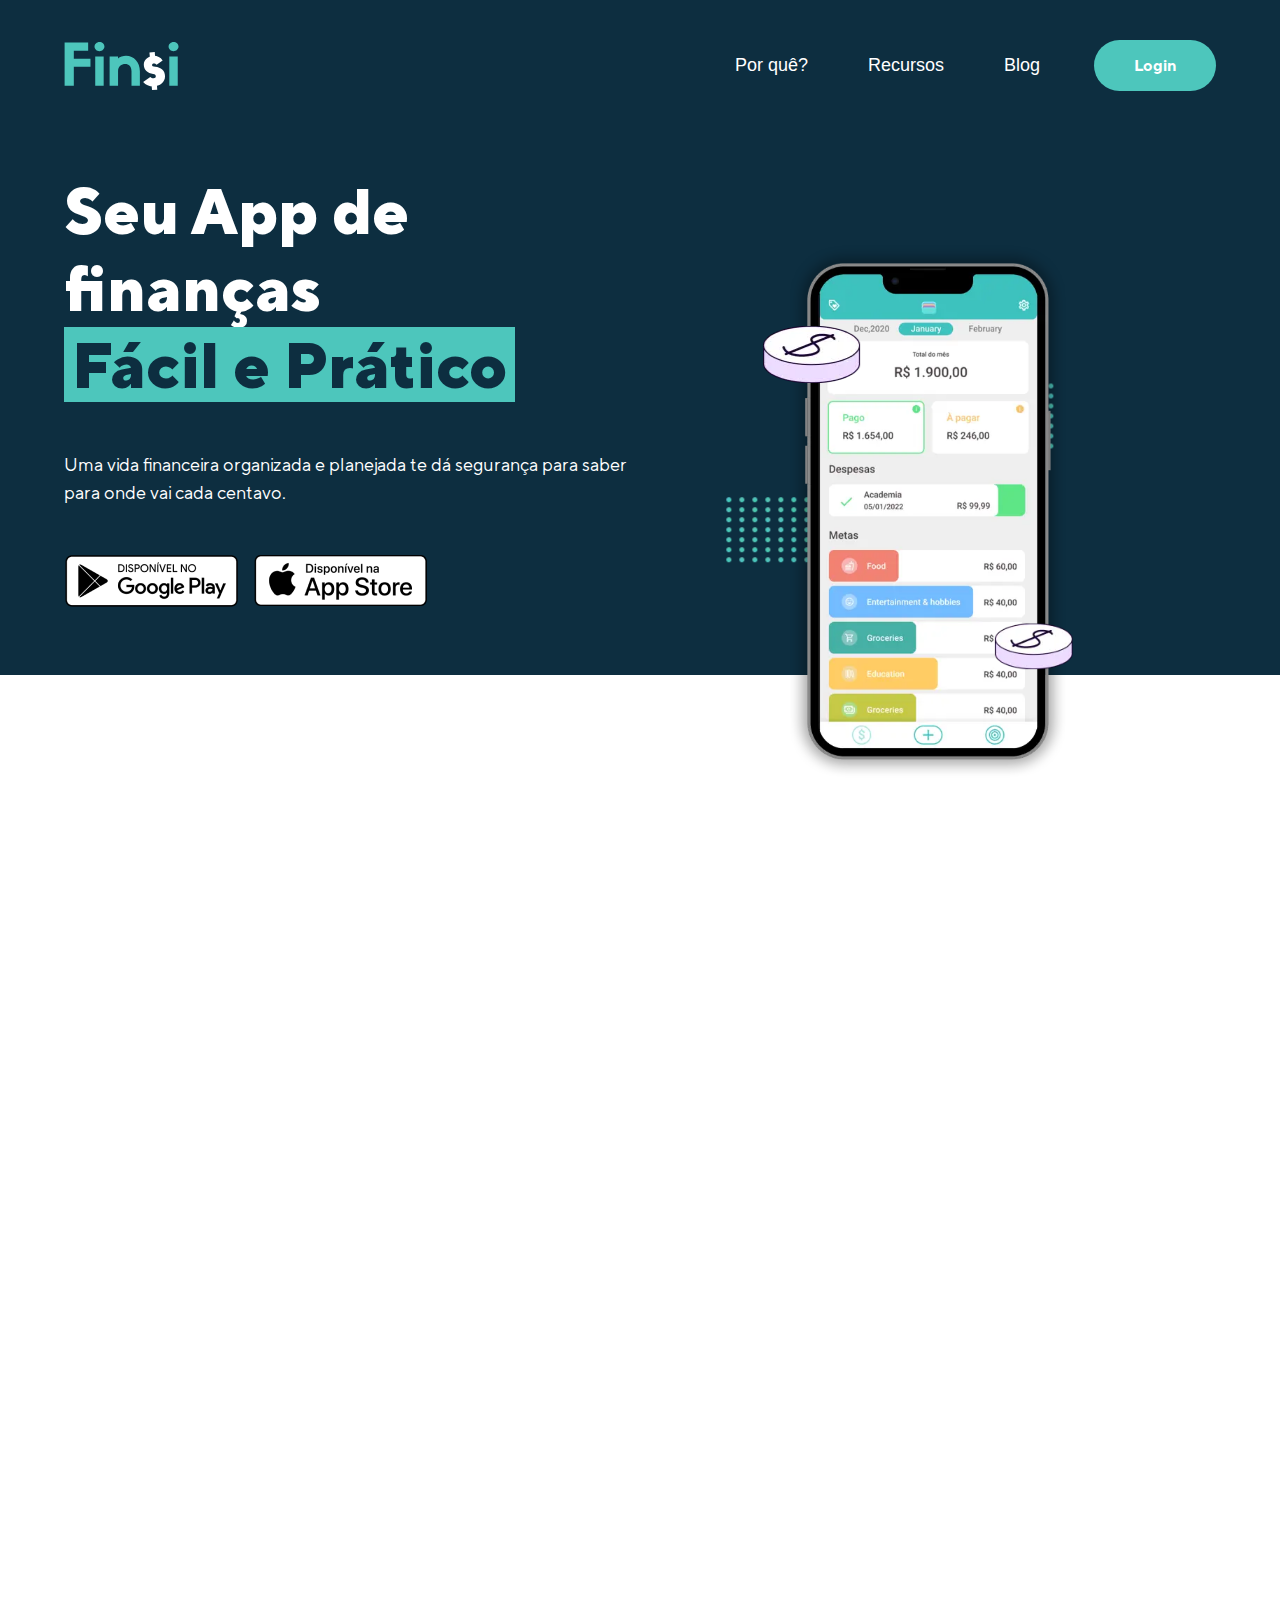
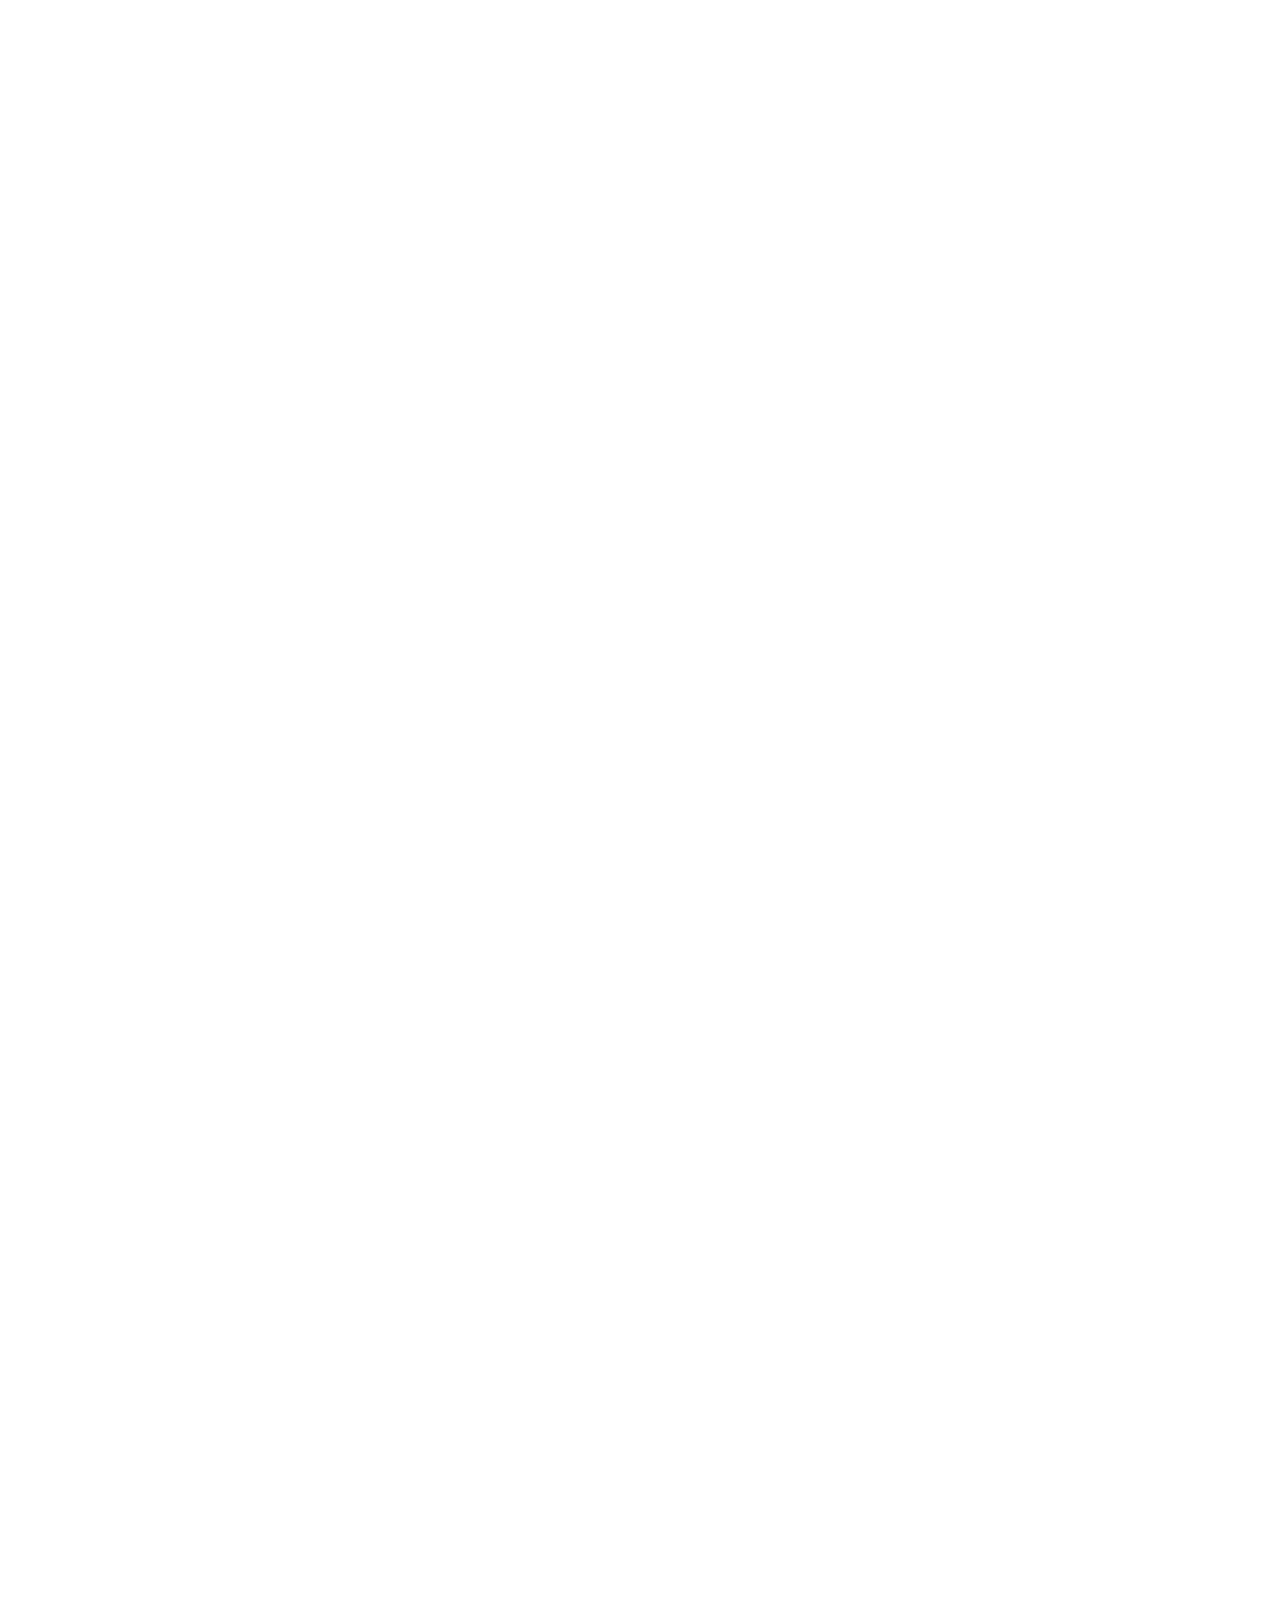
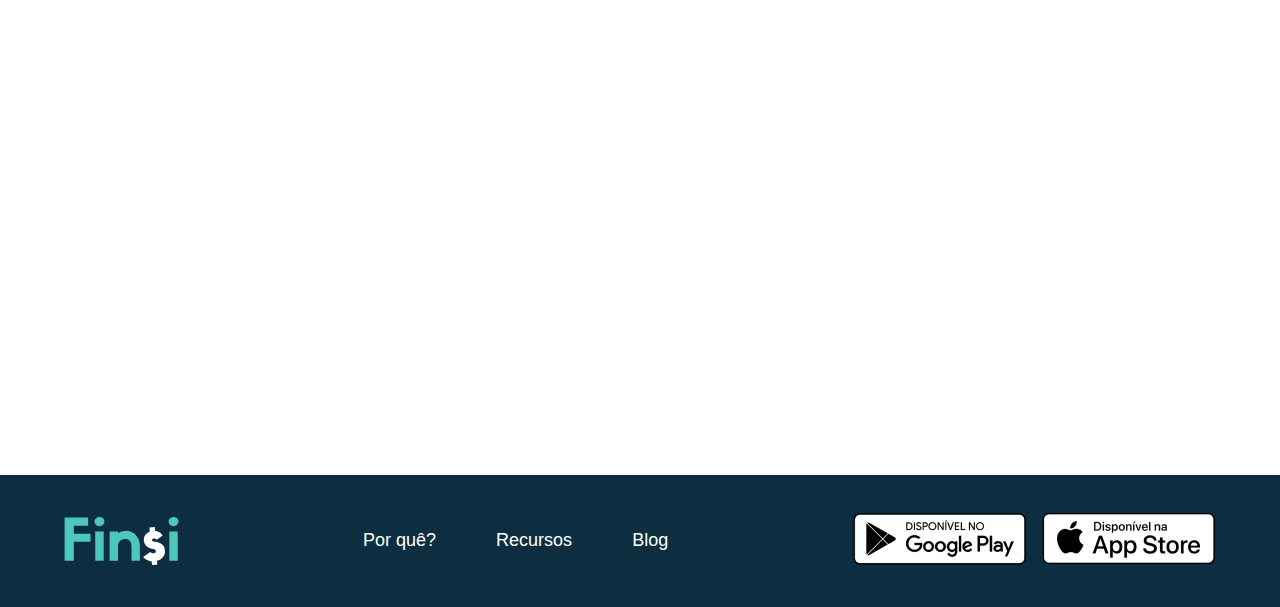
<file: index.html>
<!-- RENATO BARROSO - OCT 2022 -->
<!-- -- ren.dev89@gmail.com -- -->

<!DOCTYPE html>
<html lang="pt">
  <head>
    <!-- TODO: UPDATE TITLE -->
    <title>Finsi</title>
    <style>
      @font-face {
        font-family: "TT Norms Pro";
        src: url("assets/fonts/TT Norms Pro Regular/TT Norms Pro Regular.eot"); /* IE9 Compat Modes */
        src: url("assets/fonts/TT Norms Pro Regular/TT Norms Pro Regular.eot?#iefix")
            format("embedded-opentype") /* IE6-IE8 */,
          url("assets/fonts/TT Norms Pro Regular/TT Norms Pro Regular.woff2")
            format("woff2") /* Super Modern Browsers */,
          url("assets/fonts/TT Norms Pro Regular/TT Norms Pro Regular.woff")
            format("woff") /* Pretty Modern Browsers */,
          url("assets/fonts/TT Norms Pro Regular/TT Norms Pro Regular.otf")
            format("opentype") /* Safari, Android, iOS */,
          url("assets/fonts/TT Norms Pro Regular/TT Norms Pro Regular.ttf")
            format("truetype") /* Safari, Android, iOS */,
          url("assets/fonts/TT Norms Pro Regular/TT Norms Pro Regular.svg#TT Norms Pro")
            format("svg"); /* Legacy iOS */
      }

      @font-face {
        font-family: "TT Norms Pro";
        font-weight: 500;
        src: url("assets/fonts/TT Norms Pro Medium/TT Norms Pro Medium.eot"); /* IE9 Compat Modes */
        src: url("assets/fonts/TT Norms Pro Medium/TT Norms Pro Medium.eot?#iefix")
            format("embedded-opentype") /* IE6-IE8 */,
          url("assets/fonts/TT Norms Pro Medium/TT Norms Pro Medium.woff2")
            format("woff2") /* Super Modern Browsers */,
          url("assets/fonts/TT Norms Pro Medium/TT Norms Pro Medium.woff")
            format("woff") /* Pretty Modern Browsers */,
          url("assets/fonts/TT Norms Pro Medium/TT Norms Pro Medium.otf")
            format("opentype") /* Safari, Android, iOS */,
          url("assets/fonts/TT Norms Pro Medium/TT Norms Pro Medium.ttf")
            format("truetype") /* Safari, Android, iOS */,
          url("assets/fonts/TT Norms Pro Medium/TT Norms Pro Medium.svg#TT Norms Pro Medium")
            format("svg"); /* Legacy iOS */
      }

      @font-face {
        font-family: "TT Norms Pro";
        font-weight: bold;
        src: url("assets/fonts/TT Norms Pro Bold/TT Norms Pro Bold.eot"); /* IE9 Compat Modes */
        src: url("assets/fonts/TT Norms Pro Bold/TT Norms Pro Bold.eot?#iefix")
            format("embedded-opentype") /* IE6-IE8 */,
          url("assets/fonts/TT Norms Pro Bold/TT Norms Pro Bold.woff2")
            format("woff2") /* Super Modern Browsers */,
          url("assets/fonts/TT Norms Pro Bold/TT Norms Pro Bold.woff")
            format("woff") /* Pretty Modern Browsers */,
          url("assets/fonts/TT Norms Pro Bold/TT Norms Pro Bold.otf")
            format("opentype") /* Safari, Android, iOS */,
          url("assets/fonts/TT Norms Pro Bold/TT Norms Pro Bold.ttf")
            format("truetype") /* Safari, Android, iOS */,
          url("assets/fonts/TT Norms Pro Bold/TT Norms Pro Bold.svg#TT Norms Pro")
            format("svg"); /* Legacy iOS */
      }

      @font-face {
        font-family: "TT Norms Pro";
        font-weight: 800;
        src: url("assets/fonts/TT Norms Pro ExtraBold/TT Norms Pro ExtraBold.eot"); /* IE9 Compat Modes */
        src: url("assets/fonts/TT Norms Pro ExtraBold/TT Norms Pro ExtraBold.eot?#iefix")
            format("embedded-opentype") /* IE6-IE8 */,
          url("assets/fonts/TT Norms Pro ExtraBold/TT Norms Pro ExtraBold.woff2")
            format("woff2") /* Super Modern Browsers */,
          url("assets/fonts/TT Norms Pro ExtraBold/TT Norms Pro ExtraBold.woff")
            format("woff") /* Pretty Modern Browsers */,
          url("assets/fonts/TT Norms Pro ExtraBold/TT Norms Pro ExtraBold.otf")
            format("opentype") /* Safari, Android, iOS */,
          url("assets/fonts/TT Norms Pro ExtraBold/TT Norms Pro ExtraBold.ttf")
            format("truetype") /* Safari, Android, iOS */,
          url("assets/fonts/TT Norms Pro ExtraBold/TT Norms Pro ExtraBold.svg#TT Norms Pro ExtraBold")
            format("svg"); /* Legacy iOS */
      }

      body {
        font-family: "TT Norms Pro", sans-serif;
        padding: 0;
        margin: 0;
      }
    </style>

    <meta charset="utf-8" />
    <meta name="viewport" content="width=device-width, initial-scale=1" />

    <!-- TODO: UPDATE DESCRIPTIVE META TAGS -->
    <meta name="description" content="Finsi" />
    <meta name="author" content="Finsi" />
    <meta property="og:title" content="Finsi" />
    <meta property="og:description" content="Finsi" />
    <meta property="og:type" content="website" />

    <link
      rel="stylesheet"
      type="text/css"
      href="assets/scripts/slick-1.8.1/slick.css"
    />
    <link rel="stylesheet" type="text/css" href="styles.css" />

    <!-- TODO: UPDATE FAVICON -->
  </head>

  <body>
    <header>
      <img src="assets/images/logo-finsi.svg" alt="Finsi logo" class="logo" />

      <nav>
        <div class="navlink-wrapper">
          <button type="button" onclick="scrollToID('topics')">Por quê?</button>
          <div class="selector"></div>
        </div>
        <div class="navlink-wrapper">
          <button type="button" onclick="scrollToID('features')">
            Recursos
          </button>
          <div class="selector"></div>
        </div>
        <div class="navlink-wrapper">
          <button type="button" onclick="scrollToID('posts')">Blog</button>
          <div class="selector"></div>
        </div>
        <a href="/" class="blue" noopener noreferrer>Login</a>
      </nav>
    </header>

    <main>
      <section
        id="title"
        data-threshold-medium="130"
        data-threshold-small="115"
      >
        <div class="text-container">
          <h1>
            <span class="white">Seu App de finanças</span>
            <br />
            <span class="blue">Fácil e Prático</span>
          </h1>

          <p>
            Uma vida financeira organizada e planejada te dá segurança para
            saber para onde vai cada centavo.
          </p>

          <nav class="m-sm">
            <!-- TODO: STORE PAGES URL -->
            <a href="/" noopener noreferrer>
              <img
                src="assets/images/btn-play-store.webp"
                alt="Link to Google Play Store"
              />
            </a>
            <a href="/" noopener noreferrer>
              <img
                src="assets/images/btn-app-store.webp"
                alt="Link to Apple App Store"
              />
            </a>
          </nav>
        </div>

        <div class="img-container">
          <img
            id="dots1"
            src="assets/images/dots.webp"
            alt="Decorative dots"
            class="animated"
          />
          <img
            id="dots2"
            src="assets/images/dots.webp"
            alt="Decorative dots"
            class="animated"
          />
          <img
            id="phone"
            src="assets/images/cellphone1.webp"
            alt="Finsi app screen"
          />
          <img
            id="coin1"
            src="assets/images/coin.webp"
            alt="Decorative coin"
            class="animated"
          />
          <img
            id="coin2"
            src="assets/images/coin.webp"
            alt="Decorative coin"
            class="animated"
          />
        </div>
      </section>

      <section id="topics" class="animated fadein" data-threshold-small="30">
        <div class="img-container animated from-left">
          <img src="assets/images/girl1.webp" alt="Girl with phone in hand" />
        </div>

        <div class="text-container animated from-right">
          <h2>Controle todos os seus gastos de forma simples</h2>

          <ul>
            <li>
              <h3>Conheça o seu orçamento</h3>
              <p>
                É fundamental reavaliar suas prioridades de orçamento e
                identificar as despesas desnecessárias, assim você economiza
                muito mais.
              </p>
            </li>
            <li>
              <h3>Sem gráficos é mais prático</h3>
              <p>
                Planilhas, post-its, gráficos com dados que você não consegue
                entender? Agora você pode organizar suas finanças de forma
                rápida e simples.
              </p>
            </li>
            <li>
              <h3>Hora de poupar!</h3>
              <p>
                Ter uma meta é essencial para alcançar bons resultados, mais
                importante do que o valor é ter a disciplina para alcançar seu
                objetivo. Você está pronto para fazer seu dinheiro render mais?
              </p>
            </li>
          </ul>
        </div>

        <div class="img-container-mobile animated from-left">
          <img src="assets/images/girl1.webp" alt="Girl with phone in hand" />
        </div>
      </section>

      <section id="security" class="animated fadein from-bottom">
        <div class="text-container">
          <h2>Seus Dados Seguros conosco</h2>

          <p>
            Nossa prioridade, desde a concepção da empresa, é a preservação dos
            dados pessoais dos nossos clientes.
          </p>
        </div>

        <div class="img-container">
          <img src="assets/images/cellphone2.webp" alt="Finsi app screen" />
        </div>
      </section>

      <section id="features" class="animated fadein from-bottom">
        <h2>Nossos Recursos</h2>

        <div class="container">
          <div class="feature-wrapper">
            <div class="img-wrapper">
              <img
                src="assets/images/icon-push-notifications.webp"
                alt="Icon for push notifications"
              />
            </div>
            <h3>Notificações</h3>
            <p>
              Receba Notificações de suas despesas, de seus orçamentos e muito
              mais.
            </p>
          </div>

          <div class="feature-wrapper">
            <div class="img-wrapper">
              <img src="assets/images/icon-goal.webp" alt="Icon for goals" />
            </div>
            <h3>Orçamentos</h3>
            <p>Crie seus orçamentos e metas de acordo com a sua necessidade.</p>
          </div>

          <div class="feature-wrapper">
            <div class="img-wrapper">
              <img
                src="assets/images/icon-categories.webp"
                alt="Icon for category creation"
              />
            </div>
            <h3>Criação de categorias</h3>
            <p>
              Você pode ter várias categorias para organizar melhor seu
              Dinheiro.
            </p>
          </div>
        </div>
      </section>

      <section id="testimonials" class="animated fadein from-right-long">
        <div id="slider-testimonials"></div>
      </section>

      <section id="posts" class="animated fadein from-bottom">
        <h2>Aprenda sobre finanças</h2>

        <div id="slider-posts"></div>

        <div id="posts-controls">
          <a href="/" noopener noreferrer>Ler todos</a>

          <div id="slider-controls">
            <button id="btn-prev" type="button"></button>
            <button id="btn-next" type="button"></button>
          </div>
        </div>
      </section>

      <section id="subscribe" class="animated fadein from-left-long">
        <div class="text-container">
          <h2>
            Receba dicas mensais sobre dinheiro e fique por dentro de suas
            finanças
          </h2>

          <div class="input-container">
            <!-- TODO: INSERT FROM SUBMISSION URL -->
            <form action="/" method="POST">
              <input
                name="email"
                type="email"
                aria-label="email"
                placeholder="Digite seu e-mail"
                required
              />
              <input
                hidden
                name="message"
                type="text"
                value="solicitacao-newsletter"
              />
              <button type="submit">Se inscrever</button>
            </form>
          </div>
        </div>

        <div class="img-container">
          <img src="assets/images/girl2.webp" alt="Girl looking at phone" />
        </div>
      </section>
    </main>

    <footer>
      <img src="assets/images/logo-finsi.svg" alt="Finsi logo" class="logo" />

      <nav>
        <div class="navlink-wrapper">
          <button type="button" onclick="scrollToID('topics')">Por quê?</button>
          <div class="selector"></div>
        </div>
        <div class="navlink-wrapper">
          <button type="button" onclick="scrollToID('features')">
            Recursos
          </button>
          <div class="selector"></div>
        </div>
        <div class="navlink-wrapper">
          <button type="button" onclick="scrollToID('posts')">Blog</button>
          <div class="selector"></div>
        </div>
      </nav>

      <nav class="m-sm">
        <!-- TODO: STORE PAGES URL -->
        <a href="/" noopener noreferrer>
          <img
            src="assets/images/btn-play-store.webp"
            alt="Link to Google Play Store"
          />
        </a>
        <a href="/" noopener noreferrer>
          <img
            src="assets/images/btn-app-store.webp"
            alt="Link to Apple App Store"
          />
        </a>
      </nav>
    </footer>

    <script
      src="https://code.jquery.com/jquery-3.6.1.slim.min.js"
      integrity="sha256-w8CvhFs7iHNVUtnSP0YKEg00p9Ih13rlL9zGqvLdePA="
      crossorigin="anonymous"
    ></script>

    <script
      type="text/javascript"
      src="assets/scripts/slick-1.8.1/slick.min.js"
    ></script>

    <script type="text/javascript" src="assets/scripts/scripts.js"></script>
  </body>
</html>
</file>
<file: styles.css>
/* RENATO BARROSO - OCT 2022 */
/* -- ren.dev89@gmail.com -- */

:root {
  --cyan: #4dc6bc;
  --navy: #0d2e40;
  --grey1: #3f3f3f;
  --grey2: #747474;
  --grey3: #f5f5f5;
}

html {
  overflow-x: hidden;
}

body {
  overflow-x: hidden;
}

a {
  text-decoration: none;
}

h2 {
  margin-top: 0;
}

section {
  padding-left: 4rem;
  padding-right: 4rem;
}

nav {
  display: flex;
  align-items: center;
}

nav:not(.m-sm) > *:not(:last-child) {
  margin-right: 3rem;
}

nav.m-sm > *:not(:last-child) {
  margin-right: 1rem;
}

header {
  padding: 1.5rem 4rem 4rem;
}

footer {
  padding: 1.5rem 4rem;
}

header,
footer {
  background: var(--navy);
  display: flex;
  align-items: center;
  justify-content: space-between;
}

header a.blue {
  background: var(--cyan);
  color: white;
  font-weight: bold;
  border-radius: 50px;
  padding: 1rem 2.5rem;
}

header img.logo,
footer img.logo {
  max-width: 10%;
}

div.navlink-wrapper {
  margin-top: calc(4px + 0.25rem);
}

div.navlink-wrapper button {
  background: none;
  border: none;
  cursor: pointer;
  color: white;
  font-size: 18px;
  font-weight: 500;
}

div.selector {
  background: var(--cyan);
  height: 4px;
  border-radius: 20px;
  margin-top: 0.25rem;
  width: 0;
  transition: all 250ms;
}

div.navlink-wrapper:hover div.selector {
  width: 100%;
}

ul.slick-dots {
  list-style-type: none;
  display: flex;
  justify-content: center;
  padding: 0;
  margin: 1.5rem 0 0 0;
}

ul.slick-dots li button {
  border-radius: 50%;
  border: 2px solid var(--cyan);
  color: white;
  background: white;
  cursor: pointer;
}

ul.slick-dots li.slick-active button {
  color: var(--cyan);
  background: var(--cyan);
}

ul.slick-dots li:not(:last-child) {
  margin-right: 1rem;
}

@media only screen and (min-width: 1600px) {
  div.navlink-wrapper a {
    font-size: 28px;
  }

  header a.blue {
    font-size: 26px;
  }
}

@media only screen and (max-width: 900px) {
  header div.navlink-wrapper {
    display: none;
  }

  header {
    padding: 1.5rem 3rem 4rem;
  }

  section {
    padding-left: 3rem;
    padding-right: 3rem;
  }

  footer {
    display: block;
    padding: 3rem;
  }

  footer img.logo {
    margin-bottom: 2rem;
  }

  div.navlink-wrapper {
    margin-top: 0;
    margin-bottom: 2rem;
  }

  header img.logo,
  footer img.logo {
    max-width: 15%;
  }
}

@media only screen and (max-width: 500px) {
  header {
    padding: 1.5rem 2rem 4rem;
  }

  section {
    padding-left: 2rem;
    padding-right: 2rem;
  }

  footer {
    padding: 3rem 2rem;
  }

  header img.logo,
  footer img.logo {
    max-width: 22%;
  }

  nav.m-sm img {
    max-width: 85%;
  }
}

@media only screen and (max-width: 500px) {
  header {
    padding: 1.5rem 1rem 4rem;
  }

  section {
    padding-left: 1rem;
    padding-right: 1rem;
  }

  footer {
    padding: 3rem 1rem;
  }
}

/* ---- SECTION TITLE ---- */

#title {
  background: var(--navy);
  padding-bottom: 4rem;
  display: flex;
}

#title h1 {
  margin-top: 0;
}

#title span {
  font-size: 64px;
  font-weight: 800;
}

#title span.white {
  color: white;
}

#title span.blue {
  color: var(--navy);
  background: var(--cyan);
  padding: 0 0.5rem;
}

#title p {
  font-size: 18px;
  line-height: 28px;
  color: white;
  margin: 3rem 0;
}

#title > div.text-container {
  width: 50%;
  max-width: 50%;
}

#title > div.img-container {
  position: relative;
  width: 50%;
  max-width: 50%;
}

#title > div.img-container img#phone {
  position: absolute;
  bottom: 0;
  left: 50%;
  transform: translate(-50%, 37%) scale(0.7);
}

#title > div.img-container img#coin1 {
  position: absolute;
  bottom: 0;
  left: 50%;
  transform: translate(-170%, -400%);
}

#title.onscreen > div.img-container img#coin1 {
  transform: translate(-190%, -400%);
}

#title > div.img-container img#coin2 {
  position: absolute;
  bottom: 0;
  left: 50%;
  transform: translate(59%, 112%) scale(0.8);
}

#title.onscreen > div.img-container img#coin2 {
  transform: translate(89%, 112%) scale(0.8);
}

#title > div.img-container img#dots1 {
  position: absolute;
  bottom: 0;
  left: 50%;
  transform: translate(-185%, -75%);
}

#title.onscreen > div.img-container img#dots1 {
  transform: translate(-133%, -75%);
}

#title > div.img-container img#dots2 {
  position: absolute;
  bottom: 0;
  left: 50%;
  transform: translate(15%, -250%);
}

#title.onscreen > div.img-container img#dots2 {
  transform: translate(61%, -250%);
}

@media only screen and (min-width: 1600px) {
  #title span {
    font-size: 74px;
  }

  #title p {
    font-size: 28px;
  }
}

@media only screen and (max-width: 900px) {
  #title {
    display: block;
    text-align: center;
  }

  #title > div.text-container {
    width: 100%;
    max-width: 100%;
  }

  #title > div.img-container {
    width: 100%;
    max-width: 100%;
    margin: 3rem 0 -18rem;
  }

  #title > div.img-container img#phone {
    position: relative;
    transform: none;
    left: 0;
  }

  #title nav {
    justify-content: center;
  }

  #title > div.img-container img#coin1 {
    transform: translate(-210%, -1050%);
  }

  #title.onscreen > div.img-container img#coin1 {
    transform: translate(-240%, -1050%);
  }

  #title > div.img-container img#coin2 {
    transform: translate(100%, -250%) scale(0.8);
  }

  #title.onscreen > div.img-container img#coin2 {
    transform: translate(130%, -250%) scale(0.8);
  }

  #title > div.img-container img#dots1 {
    transform: translate(-235%, -450%);
  }

  #title.onscreen > div.img-container img#dots1 {
    transform: translate(-183%, -450%);
  }

  #title > div.img-container img#dots2 {
    transform: translate(70%, -800%);
  }

  #title.onscreen > div.img-container img#dots2 {
    transform: translate(105%, -800%);
  }
}

@media only screen and (max-width: 500px) {
  #title span {
    font-size: 60px;
  }

  #title > div.img-container img#phone {
    max-width: 100%;
  }
}

@media only screen and (max-width: 400px) {
  #title span {
    font-size: 56px;
  }

  #title > div.img-container img#coin1 {
    transform: translate(-150%, -750%) scale(0.8);
  }

  #title.onscreen > div.img-container img#coin1 {
    transform: translate(-180%, -750%) scale(0.8);
  }

  #title > div.img-container img#coin2 {
    transform: translate(50%, -180%) scale(0.6);
  }

  #title.onscreen > div.img-container img#coin2 {
    transform: translate(80%, -180%) scale(0.6);
  }

  #title > div.img-container img#dots1 {
    transform: translate(-205%, -350%) scale(0.8);
  }

  #title.onscreen > div.img-container img#dots1 {
    transform: translate(-153%, -350%) scale(0.8);
  }

  #title > div.img-container img#dots2 {
    transform: translate(70%, -550%) scale(0.8);
  }

  #title.onscreen > div.img-container img#dots2 {
    transform: translate(105%, -550%) scale(0.8);
  }
}

/* ---- SECTION TOPICS ---- */

#topics {
  display: flex;
  justify-content: space-around;
  align-items: center;
  padding-top: 10rem;
  padding-bottom: 7rem;
}

#topics h2 {
  font-size: 50px;
  font-weight: 800;
  line-height: 60px;
  color: var(--navy);
}

#topics li {
  line-height: 30px;
}

#topics h3 {
  font-size: 18px;
  font-weight: bold;
  color: var(--navy);
  margin-bottom: 0.25rem;
}

#topics p {
  font-size: 16px;
  color: var(--grey1);
  margin-top: 0;
}

#topics > div.text-container {
  width: 50%;
  max-width: 50%;
}

#topics > div.img-container {
  width: 50%;
  max-width: 50%;
}

#topics > div.img-container-mobile {
  display: none;
}

#topics > div.img-container img {
  width: 75%;
}

@media only screen and (min-width: 1600px) {
  #topics h2 {
    font-size: 60px;
    line-height: 70px;
  }

  #topics li {
    line-height: 40px;
  }

  #topics h3 {
    font-size: 28px;
  }

  #topics p {
    font-size: 26px;
  }
}

@media only screen and (max-width: 900px) {
  #topics {
    display: block;
    padding-top: 20rem;
    padding-bottom: 7rem;
  }

  #topics h2 {
    text-align: center;
    margin-bottom: 4rem;
  }

  #topics > div.text-container {
    width: 100%;
    max-width: 100%;
  }

  #topics > div.img-container {
    display: none;
  }

  #topics > div.img-container-mobile {
    display: block;
    margin: 3rem auto 0;
  }

  #topics > div.img-container-mobile img {
    display: block;
    margin: 0 auto;
  }

  #topics li:not(:last-child) p {
    margin-bottom: 2rem;
  }
}

@media only screen and (max-width: 500px) {
  #topics h2 {
    font-size: 46px;
    line-height: 56px;
  }

  #topics > div.img-container-mobile img {
    max-width: 100%;
  }
}

@media only screen and (max-width: 400px) {
  #topics h2 {
    font-size: 42px;
    line-height: 52px;
  }
}

/* ---- SECTION SECURITY ---- */

#security {
  background: var(--navy);
  max-width: calc(100% - 16rem);
  padding-top: 2.5rem;
  padding-bottom: 2.5rem;
  margin: 0 auto;
  border-radius: 30px;
  display: flex;
}

#security h2 {
  font-size: 64px;
  font-weight: 800;
  line-height: 77px;
  color: var(--cyan);
  margin-top: 0;
}

#security p {
  font-size: 20px;
  line-height: 30px;
  color: white;
}

#security div.text-container {
  width: 65%;
  max-width: 65%;
}

#security div.img-container {
  width: 35%;
  max-width: 35%;
  position: relative;
}

#security div.img-container img {
  position: absolute;
  top: 0;
  left: 50%;
  transform: translate(-25%, -20%);
  max-width: 100%;
}

@media only screen and (min-width: 1600px) {
  #security h2 {
    font-size: 74px;
    line-height: 87px;
  }

  #security p {
    font-size: 30px;
    line-height: 40px;
  }
}

@media only screen and (max-width: 900px) {
  #security {
    display: block;
    padding-top: 4rem;
    padding-bottom: 4rem;
    text-align: center;
    max-width: calc(100% - 12rem);
  }

  #security div.text-container {
    width: 100%;
    max-width: 100%;
  }

  #security div.img-container {
    width: 100%;
    max-width: 100%;
    position: relative;
    margin-top: 4rem;
  }

  #security div.img-container img {
    position: relative;
    top: 0;
    left: 0;
    transform: none;
    max-width: 70%;
  }
}

@media only screen and (max-width: 500px) {
  #security {
    max-width: calc(100% - 8rem);
  }

  #security h2 {
    font-size: 60px;
    line-height: 73px;
  }

  #security div.img-container img {
    max-width: 100%;
  }
}

@media only screen and (max-width: 400px) {
  #security {
    max-width: calc(100% - 4rem);
  }

  #security h2 {
    font-size: 56px;
    line-height: 69px;
  }
}

/* ---- SECTION FEATURES ---- */

#features {
  padding-top: 10rem;
  padding-bottom: 6rem;
  text-align: center;
}

#features h2 {
  font-size: 64px;
  font-weight: 800;
  line-height: 77px;
  color: var(--navy);
}

#features h3 {
  font-size: 20px;
  font-weight: 500;
  line-height: 24px;
  color: var(--navy);
}

#features p {
  font-size: 15px;
  line-height: 22px;
  color: var(--grey2);
}

#features > div.container {
  display: flex;
  justify-content: space-between;
  margin: 6rem auto 0;
  max-width: 80%;
}

#features div.feature-wrapper {
  max-width: 30%;
}

#features div.img-wrapper {
  background: var(--navy);
  border-radius: 25px;
  width: 70px;
  height: 70px;
  margin: 0 auto;
  display: flex;
  justify-content: center;
  align-items: center;
}

@media only screen and (min-width: 1600px) {
  #features h2 {
    font-size: 74px;
    line-height: 87px;
  }

  #features h3 {
    font-size: 30px;
    line-height: 34px;
  }

  #features p {
    font-size: 25px;
    line-height: 32px;
  }
}

@media only screen and (max-width: 900px) {
  #features > div.container {
    display: block;
    max-width: 100%;
  }

  #features div.feature-wrapper {
    max-width: 100%;
  }

  #features div.feature-wrapper:not(:last-child) {
    margin-bottom: 3rem;
  }
}

@media only screen and (max-width: 500px) {
  #features h2 {
    font-size: 60px;
    line-height: 73px;
  }
}

@media only screen and (max-width: 400px) {
  #features h2 {
    font-size: 56px;
    line-height: 69px;
  }
}

/* ---- SECTION TESTIMONIALS ---- */

#testimonials {
  padding-top: 4rem;
  padding-bottom: 4rem;
}

#testimonials div.testimonial-wrapper {
  background: var(--grey3);
  border-radius: 30px;
  padding: 3rem 5rem;
  position: relative;
  max-width: 80%;
  margin-left: auto;
  margin-top: 4rem;
}

#testimonials p.testimonial-name {
  font-size: 24px;
  font-weight: 500;
  color: black;
  margin: 0 0 1rem;
}

#testimonials p.testimonial-occupation {
  font-size: 20px;
  color: black;
  margin: 0 0 2rem;
}

#testimonials p.testimonial-text {
  font-size: 20px;
  font-weight: 500;
  line-height: 32px;
  color: var(--grey2);
  margin: 0;
  position: relative;
}

#testimonials p.testimonial-text::before {
  content: url("assets/images/quotes.webp");
  position: absolute;
  top: 0;
  left: 0;
  transform: translate(-100%, -25%);
}

#testimonials div.testimonial-pic {
  background-size: cover !important;
  border: 3px solid var(--cyan);
  border-radius: 50%;
  width: 150px;
  height: 150px;
  position: absolute;
  top: 0;
  left: 0;
  transform: translate(-70%, -40%);
}

@media only screen and (min-width: 1790px) {
  #testimonials div.testimonial-pic {
    width: 240px;
    height: 240px;
  }

  #testimonials div.testimonial-wrapper {
    margin-top: 6.5rem;
  }
}

@media only screen and (min-width: 1600px) and (max-width: 1789px) {
  #testimonials div.testimonial-pic {
    width: 180px;
    height: 180px;
  }

  #testimonials div.testimonial-wrapper {
    margin-top: 5rem;
  }
}

@media only screen and (max-width: 1480px) {
  #testimonials div.testimonial-pic {
    width: 120px;
    height: 120px;
  }

  #testimonials div.testimonial-wrapper {
    margin-top: 3.5rem;
  }
}

@media only screen and (max-width: 1400px) {
  #testimonials div.testimonial-wrapper {
    max-width: 78%;
    margin-right: 0.25rem;
  }
}

@media only screen and (max-width: 1270px) {
  #testimonials div.testimonial-wrapper {
    max-width: 75%;
  }
}

@media only screen and (max-width: 1140px) {
  #testimonials div.testimonial-wrapper {
    max-width: 72%;
  }
}

@media only screen and (max-width: 1030px) {
  #testimonials div.testimonial-wrapper {
    max-width: 70%;
  }
}

@media only screen and (max-width: 970px) {
  #testimonials div.testimonial-wrapper {
    max-width: 66%;
  }
}

@media only screen and (min-width: 1600px) {
  #testimonials p.testimonial-name {
    font-size: 34px;
  }

  #testimonials p.testimonial-occupation {
    font-size: 30px;
  }

  #testimonials p.testimonial-text {
    font-size: 30px;
    line-height: 42px;
  }
}

@media only screen and (max-width: 900px) {
  #testimonials div.testimonial-wrapper {
    max-width: 85%;
    margin: 4rem auto 0;
    padding-top: 5rem;
  }

  #testimonials p.testimonial-occupation {
    margin: 0 0 3rem;
  }

  #testimonials div.testimonial-pic {
    top: 0;
    left: 0;
    transform: translateY(-50%);
  }
}

/* ---- SECTION POSTS ---- */

#posts {
  padding-top: 4rem;
  padding-bottom: 10rem;
}

#posts h2 {
  font-size: 64px;
  font-weight: bold;
  line-height: 77px;
  color: var(--navy);
  text-align: center;
  margin-bottom: 6rem;
}

#posts div.thumb-wrapper {
  max-width: 95%;
}

#posts div.thumb-pic {
  border-radius: 30px 30px 0 0;
  height: 200px;
}

#posts div.thumb-info {
  border-radius: 0 0 30px 30px;
  padding: 2rem;
}

#posts p.thumb-title {
  font-size: 22px;
  font-weight: bold;
  line-height: 28px;
  color: var(--navy);
  margin-top: 0;
}

#posts p.thumb-text {
  font-size: 16px;
  line-height: 22px;
  color: var(--grey2);
}

#posts a.thumb-link {
  font-size: 18px;
  font-weight: 500;
  color: var(--grey1);
  text-decoration: underline;
}

#posts div#posts-controls {
  text-align: center;
  position: relative;
  padding-top: 1.5rem;
  margin-top: 1.5rem;
}

#posts div#posts-controls a {
  color: var(--grey2);
  border-radius: 50px;
  border: 2px solid var(--grey2);
  padding: 1rem 5rem;
  font-size: 16px;
  font-weight: 500;
  transition: all 250ms;
}

#posts div#posts-controls a:hover {
  background: var(--navy);
  color: white;
  border-color: var(--navy);
}

#posts div#slider-controls {
  position: absolute;
  right: 0;
  bottom: 0;
  transform: translate(-20%, 30%);
}

#posts div#slider-controls button {
  background: url("assets/images/arrow.webp") no-repeat center;
  color: var(--grey2);
  border-radius: 50%;
  border: 1px solid var(--grey2);
  width: 45px;
  height: 45px;
  cursor: pointer;
}

#posts div#slider-controls button:last-child {
  margin-left: 1rem;
  transform: rotate(180deg);
}

@media only screen and (min-width: 1600px) {
  #posts h2 {
    font-size: 74px;
    line-height: 87px;
  }

  #posts p.thumb-title {
    font-size: 32px;
    line-height: 38px;
  }

  #posts p.thumb-text {
    font-size: 26px;
    line-height: 32px;
  }

  #posts a.thumb-link {
    font-size: 28px;
  }

  #posts div#posts-controls a {
    font-size: 26px;
  }

  #posts div#slider-controls button {
    width: 60px;
    height: 60px;
  }
}

@media only screen and (max-width: 900px) {
  #posts div#posts-controls {
    text-align: left;
  }
}

@media only screen and (max-width: 500px) {
  #posts h2 {
    font-size: 60px;
    line-height: 73px;
  }

  #posts div#slider-controls {
    transform: translateY(30%);
  }

  #posts div#posts-controls a {
    padding: 1rem 3rem;
  }
}

@media only screen and (max-width: 400px) {
  #posts h2 {
    font-size: 56px;
    line-height: 69px;
  }
}

/* ---- SECTION SUBSCRIBE ---- */

#subscribe {
  background: var(--cyan);
  max-width: calc(100% - 16rem);
  border-radius: 50px;
  margin: 4rem auto 7rem;
  padding-top: 4rem;
  padding-bottom: 4rem;
  display: flex;
}

#subscribe h2 {
  font-size: 48px;
  font-weight: 800;
  line-height: 57px;
  color: var(--navy);
}

#subscribe input {
  color: var(--grey2);
  border: none;
  border-radius: 50px;
  font-size: 20px;
  padding: 1.5rem;
  width: 73%;
}

#subscribe button {
  background: var(--navy);
  color: white;
  border: none;
  border-radius: 50px;
  font-size: 16px;
  font-weight: 500;
  padding: 1.5rem 2rem;
  cursor: pointer;
  margin-left: 1rem;
}

#subscribe form {
  width: 100%;
  display: flex;
}

#subscribe div.input-container {
  width: 100%;
}

#subscribe div.text-container {
  width: 65%;
  max-width: 65%;
}

#subscribe div.img-container {
  width: 35%;
  max-width: 35%;
  position: relative;
}

#subscribe div.img-container img {
  position: absolute;
  bottom: 0;
  left: 50%;
  transform: translate(-10%, 22.5%);
  max-width: 75%;
}

@media only screen and (min-width: 1600px) {
  #subscribe h2 {
    font-size: 58px;
    line-height: 67px;
  }

  #subscribe input {
    font-size: 30px;
  }

  #subscribe button {
    font-size: 26px;
  }
}

@media only screen and (max-width: 1500px) {
  #subscribe input {
    width: 70%;
  }
}

@media only screen and (max-width: 1370px) {
  #subscribe input {
    width: 67%;
  }
}

@media only screen and (max-width: 1270px) {
  #subscribe input {
    width: 63%;
  }
}

@media only screen and (max-width: 1160px) {
  #subscribe input {
    width: 57%;
  }
}

@media only screen and (max-width: 1035px) {
  #subscribe input {
    width: 50%;
  }
}

@media only screen and (max-width: 925px) {
  #subscribe input {
    width: 45%;
  }
}

@media only screen and (max-width: 900px) {
  #subscribe {
    max-width: calc(100% - 12rem);
    display: block;
    text-align: center;
    margin-bottom: 14rem;
  }

  #subscribe h2 {
    margin-bottom: 4rem;
  }

  #subscribe form {
    display: block;
  }

  #subscribe div.text-container {
    width: 100%;
    max-width: 100%;
  }

  #subscribe div.img-container {
    width: 100%;
    max-width: 100%;
    position: relative;
  }

  #subscribe div.img-container img {
    position: relative;
    bottom: 0;
    left: 0;
    max-width: 75%;
    transform: none;
    margin-bottom: -10rem;
  }

  #subscribe input {
    width: 85%;
    margin-bottom: 3rem;
  }

  #subscribe button {
    margin-bottom: 3rem;
    margin-left: 0;
  }
}

@media only screen and (max-width: 500px) {
  #subscribe {
    max-width: calc(100% - 8rem);
  }

  #subscribe h2 {
    font-size: 44px;
    line-height: 53px;
  }
}

@media only screen and (max-width: 400px) {
  #subscribe {
    max-width: calc(100% - 4rem);
  }

  #subscribe h2 {
    font-size: 40px;
    line-height: 49px;
  }
}

/* ---- TRANSITION ANIMATIONS ---- */

.animated {
  transition: all 450ms;
}

.fadein {
  opacity: 0;
}

.fadein.onscreen,
.onscreen *.fadein {
  opacity: 1;
}

.from-left {
  transform: translateX(-10%);
}

.from-right {
  transform: translateX(10%);
}

.from-top {
  transform: translateY(-10%);
}

.from-bottom {
  transform: translateY(10%);
}

.from-left-long {
  transform: translateX(-20%);
}

.from-right-long {
  transform: translateX(30%);
}

.from-top-long {
  transform: translateY(-30%);
}

.from-bottom-long {
  transform: translateY(30%);
}

.from-left.onscreen,
.from-right.onscreen,
.from-top.onscreen,
.from-bottom.onscreen,
.from-left-long.onscreen,
.from-right-long.onscreen,
.from-top-long.onscreen,
.from-bottom-long.onscreen,
.onscreen *.from-left,
.onscreen *.from-right,
.onscreen *.from-top,
.onscreen *.from-bottom,
.onscreen *.from-left-long,
.onscreen *.from-right-long,
.onscreen *.from-top-long,
.onscreen *.from-bottom-long {
  transform: none;
}
</file>
